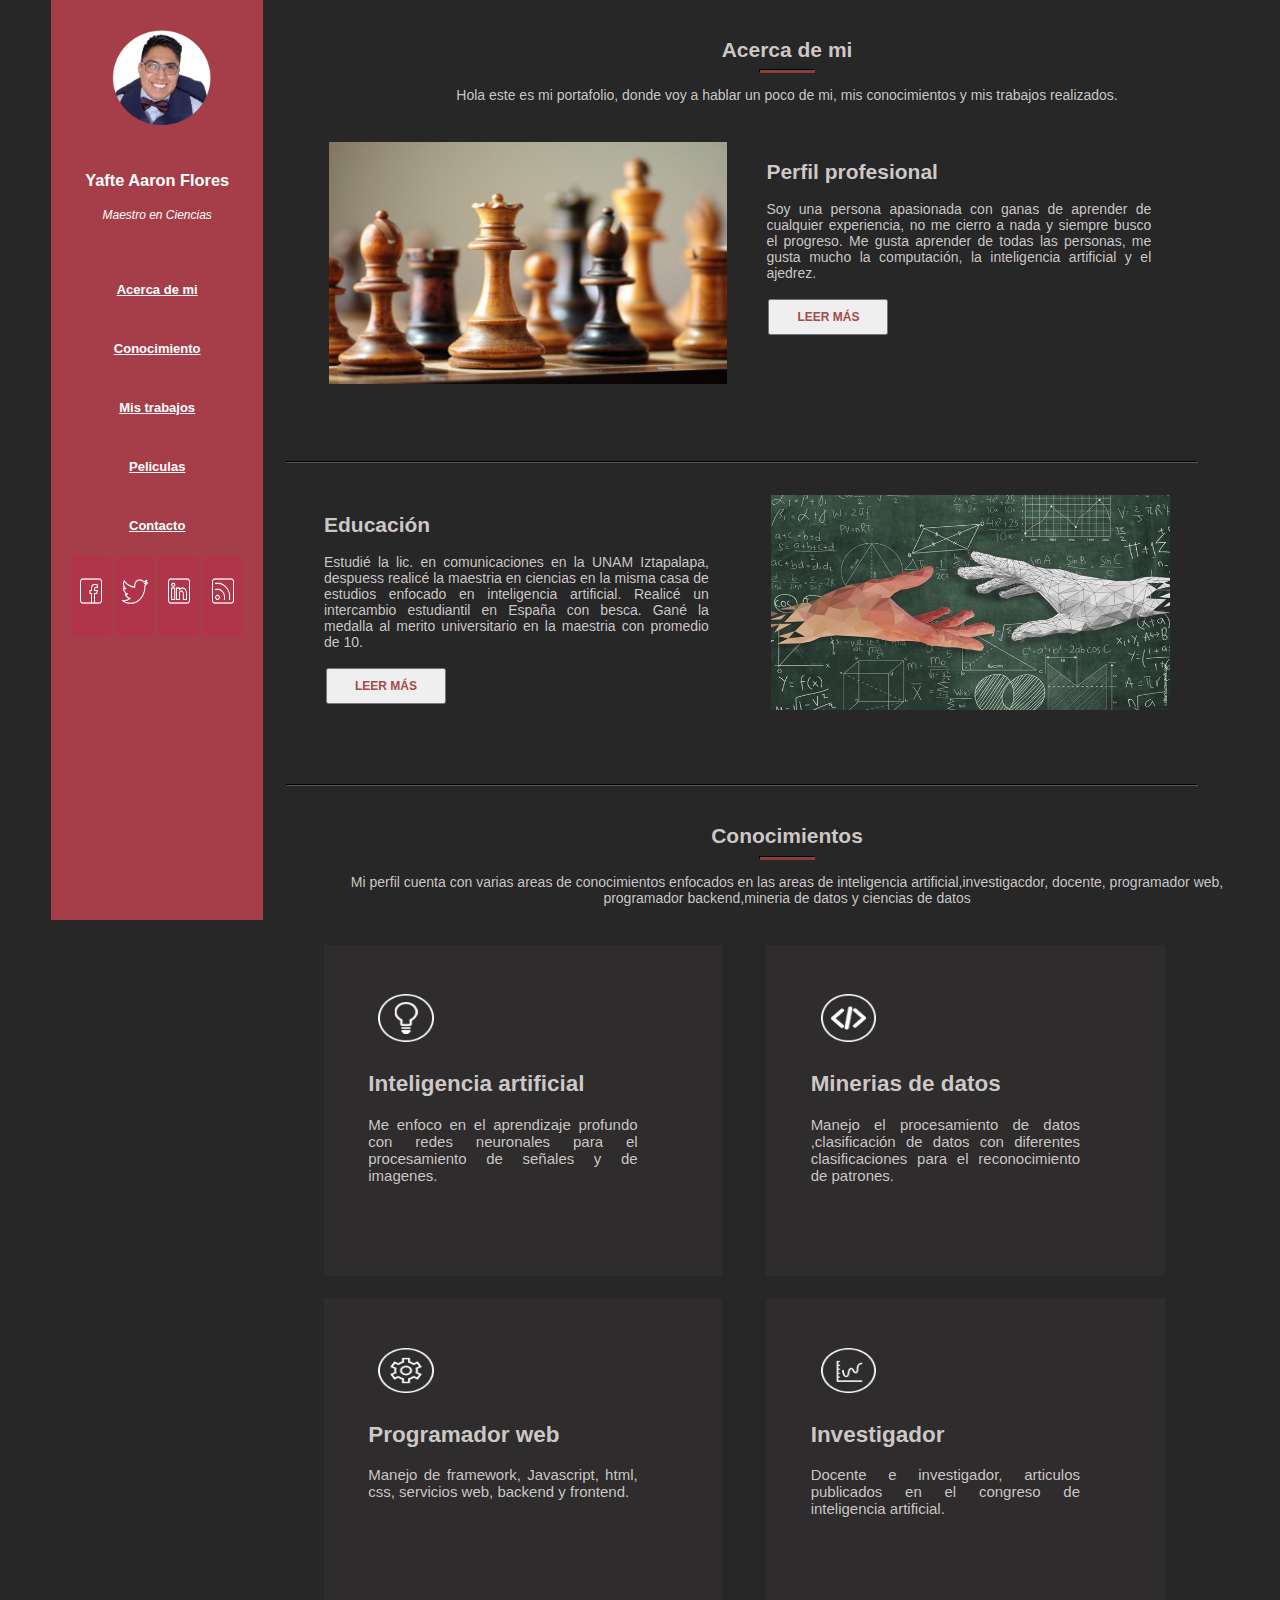
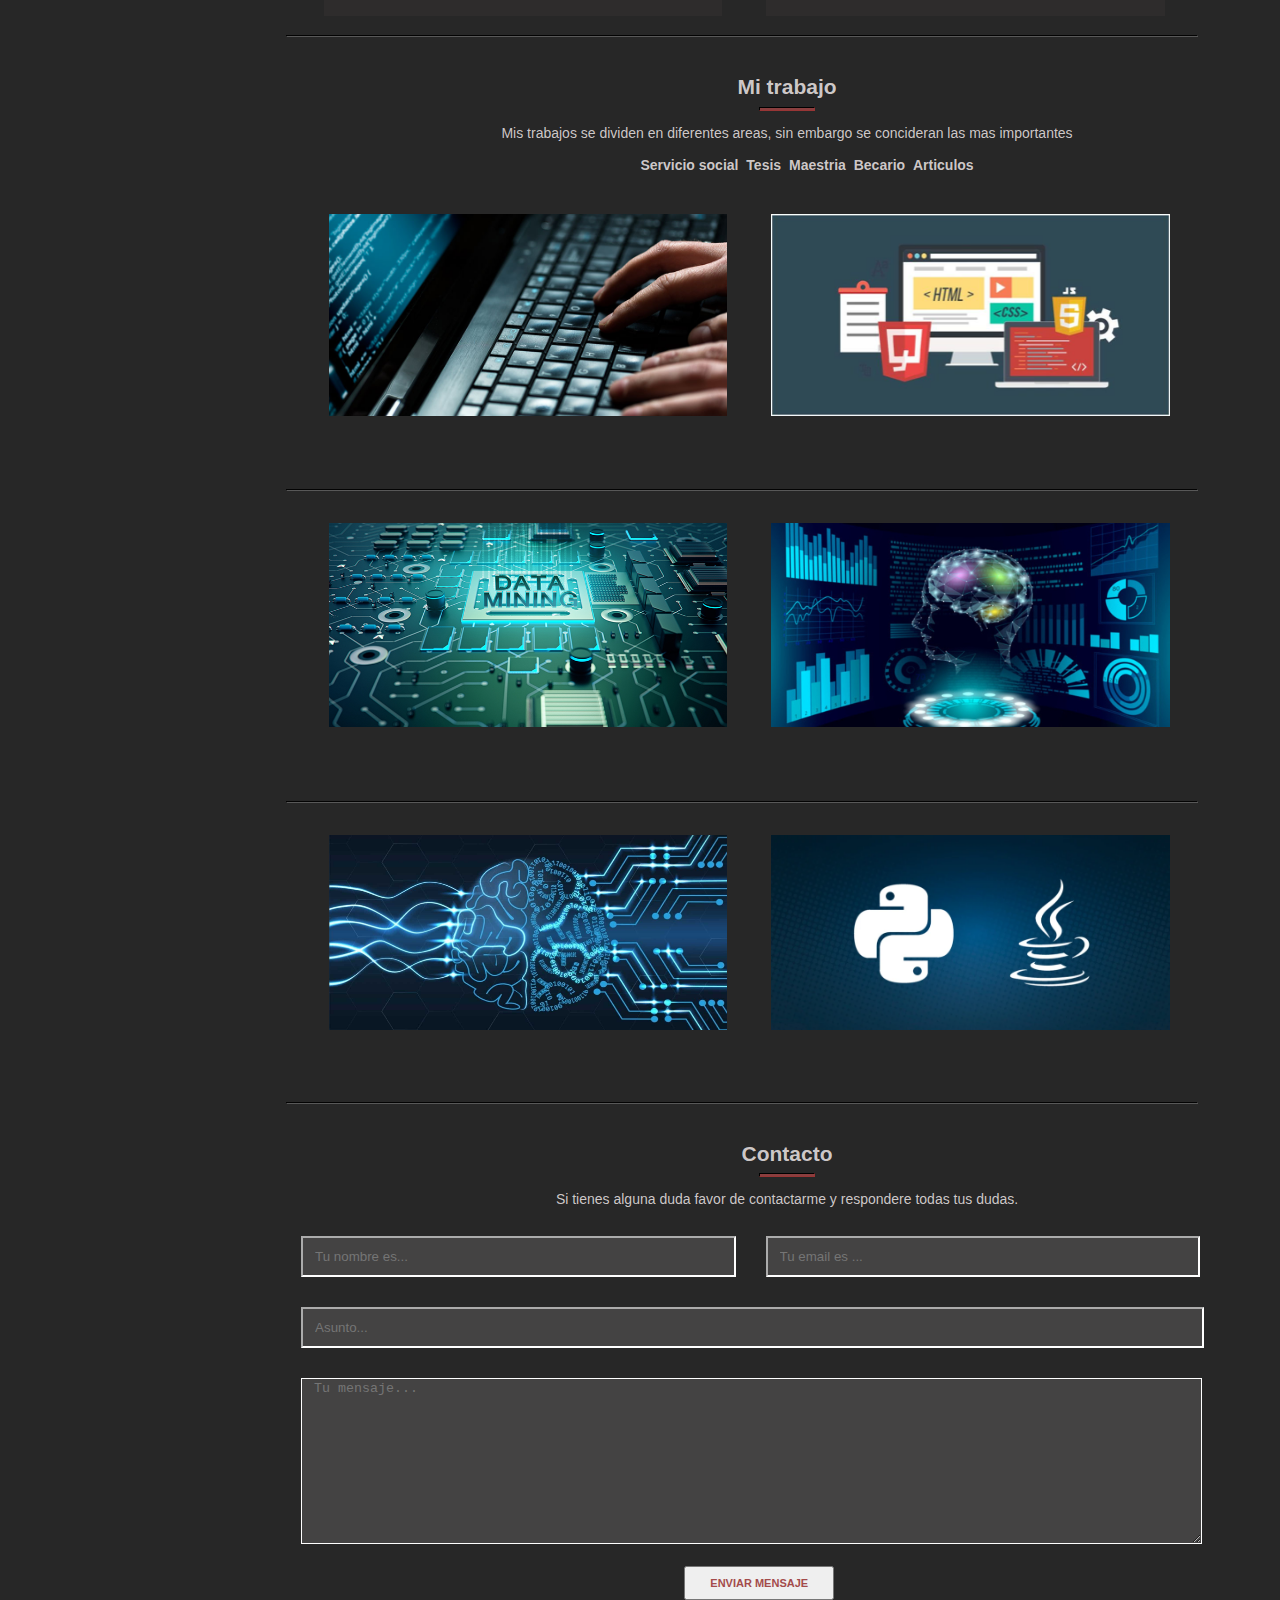
<file: index.html>
<!DOCTYPE html>
<html lang="en">
<head>
    <meta charset="UTF-8">
    <meta http-equiv="X-UA-Compatible" content="IE=edge">
    <meta name="viewport" content="width=device-width, initial-scale=1.0">
    <title>Examen 3</title>
    <link rel="stylesheet" href="css\estilo.css">
</head>
<body>
    <!--menu-->
    <div class="menu">
        <img src="img\author-image.png">
        <h3>Yafte Aaron Flores</h3>
        <i>Maestro en Ciencias</i>
        <a href="#acerca" class="a i"><b>Acerca de mi </b> </a>
        <a href="#conocimiento" class="a"><b>Conocimiento</b> </a>
        <a href="#trabajo" class="a"><b>Mis trabajos</b></a>
        <a href="index2/index2.html" target="_blank" class="a"><b>Peliculas</b></a>
        <a href="#contacto" class="a"><b>Contacto</b></a>
        <div class="iconos">
            <div>
                <a href="https://es-la.facebook.com/" target="_blank">
                    <img src="img\faceb.png"  class="icon">
                    <img src="img/facer.png"  class="icon">
                </a>
            </div>
            <div>
                <a href="https://twitter.com/?lang=es" target="_blank">
                    <img src="img/twtb.png"  class="icon">
                    <img src="img/twtr.png"  class="icon">
                </a>
            </div>
            <div>
                <a href="https://mx.linkedin.com/" target="_blank">
                    <img src="img/linkb.png"  class="icon">
                    <img src="img/linkr.png"  class="icon">   
                </a>
            </div>
            <div>
               <a href="#" >
                    <img src="img/rssb.png" class="icon">
                    <img src="img/rssr.png" class="icon">
               </a>
            </div>
        </div>
    </div>
    <!--Secciones-->
    <div class="sep">
        <a name="acerca">
        <h2>Acerca de mi</h2>
        </a>
        <hr class="red">
        <p>Hola este es mi portafolio, donde voy a hablar un poco de mi, mis conocimientos y mis trabajos realizados.</p>
    </div>
    <div class="contenedor">
        <div>
            <img src="img\left-image.jpeg" alt="" >
        </div>
        <div>
            <h2>Perfil profesional</h2>
            <p>Soy una persona apasionada con ganas de aprender de cualquier experiencia, no me cierro a nada y siempre busco el progreso.
             Me gusta aprender de todas las personas, me gusta mucho la computación, la inteligencia artificial y el ajedrez.</p>
            <button class="but">
                <b>LEER MÁS</b>   
            </button>
        </div>
    </div>    
    <hr>
    <div class="contenedor">
            <div>
                <h2>Educación</h2>
                <p>Estudié la lic. en comunicaciones en la UNAM Iztapalapa, despuess realicé la maestria en ciencias en la misma casa de estudios enfocado
                    en inteligencia artificial. Realicé un intercambio estudiantil en España con besca. Gané la medalla al merito universitario en la maestria 
                    con promedio de 10.
                </p>
                <button class="but">
                    <b>LEER MÁS</b>   
                </button>
            </div>
            <div>
                <img src="img\right-image.jpg" alt="">
            </div>
        </div>
    <hr>
    <div class="sep">
        <a name="conocimiento">
            <h2>Conocimientos</h2>
        </a>
        <hr class="red">
        <p> Mi perfil cuenta con varias areas de conocimientos enfocados en las areas de inteligencia artificial,investigacdor, docente,
            programador web, programador backend,mineria de datos y ciencias de datos
        </p>
    </div>
    <div class="contenedor">
        <div class="cajas">
           <div class="cam img">
            <img src="img\first-white-icon.png">
            <img src="img\first-main-icon.png"  >
           </div>
            <h2>
                Inteligencia artificial
            </h2>
            <p>Me enfoco en el aprendizaje profundo con redes neuronales para el procesamiento de señales y de imagenes.</p>
        </div>
        <div class="cajas">
            <div class="cam img">
                <img src="img\second-white-icon.png"  >
                <img src="img\second-main-icon.png"  >
               </div>
            <h2>Minerias de datos</h2>
            <p>Manejo el procesamiento de datos ,clasificación de datos con diferentes clasificaciones para el reconocimiento de patrones.</p>
        </div>
    </div>
    <div class="contenedor">
        <div class="cajas">
            <div class="cam img">
                <img src="img\third-white-icon.png"  >
                <img src="img\third-main-icon.png"  >
               </div>
            <h2>Programador web</h2>
            <p>Manejo de framework, Javascript, html, css, servicios web, backend y frontend.</p>
        </div>
        <div class="cajas">
            <div class="cam img">
                <img src="img\fourth-white-icon.png"  >
                <img src="img\fourth-main-icon.png"  >
               </div>      
            <h2>Investigador</h2>
            <p>Docente e investigador, articulos publicados en el congreso de inteligencia artificial.</p>
        </div>
    </div>
    <hr>
    <div class="sep">
        <a name="trabajo">
          <h2>Mi trabajo</h2>
        </a>
        <hr class="red">
        <p>Mis trabajos se dividen  en diferentes areas, sin embargo  se concideran las mas importantes</p>
        <div>
            <ul class="nav">
              <li><b>Servicio social</b> </li>
              <li><b>Tesis</b></li>
              <li><b>Maestria</b></li>
              <li><b>Becario</b></li>
              <li><b>Articulos</b></li>
             </ul>
        </div>
    </div>
    <div class="contenedor">
        <div>
            <img src="img\portfolio-01.jpg" alt="" >
        </div>
        <div>
            <img src="img\portfolio-02.jpg" alt="" >
        </div>
    </div>
    <hr>
    <div class="contenedor">
        <div>
            <img src="img\portfolio-03.jpg" alt="" >
        </div>
        <div>
            <img src="img\portfolio-04.jpg" alt="" >
        </div>
    </div>
    <hr>
    <div class="contenedor">
        <div>
            <img src="img\portfolio-05.jpg" alt="" >
        </div>
        <div>
            <img src="img\portfolio-06.png" alt="" >
         </div>
    </div>
    <hr>
    <!--formulario-->
    <div class="sep">
        <a name="contacto">
            <h2>Contacto</h2>
        </a>
        <hr class="red">
        <p>Si tienes alguna duda favor de contactarme y respondere todas tus dudas.</p>
    </div>
    <div >
        <form action="">
            <div class="form">
                <input type="text"    placeholder="Tu nombre es..." required>
                <input type="text"   placeholder="Tu email es ...">
            </div> 
            <input type="text" class="wd " placeholder="Asunto...">
            <textarea class="wd"  placeholder="Tu mensaje..."></textarea>
            <button class="but but2">
                <b>ENVIAR MENSAJE</b>
            </button>
        </form>
        
    </div>
</body>
</html>
</file>
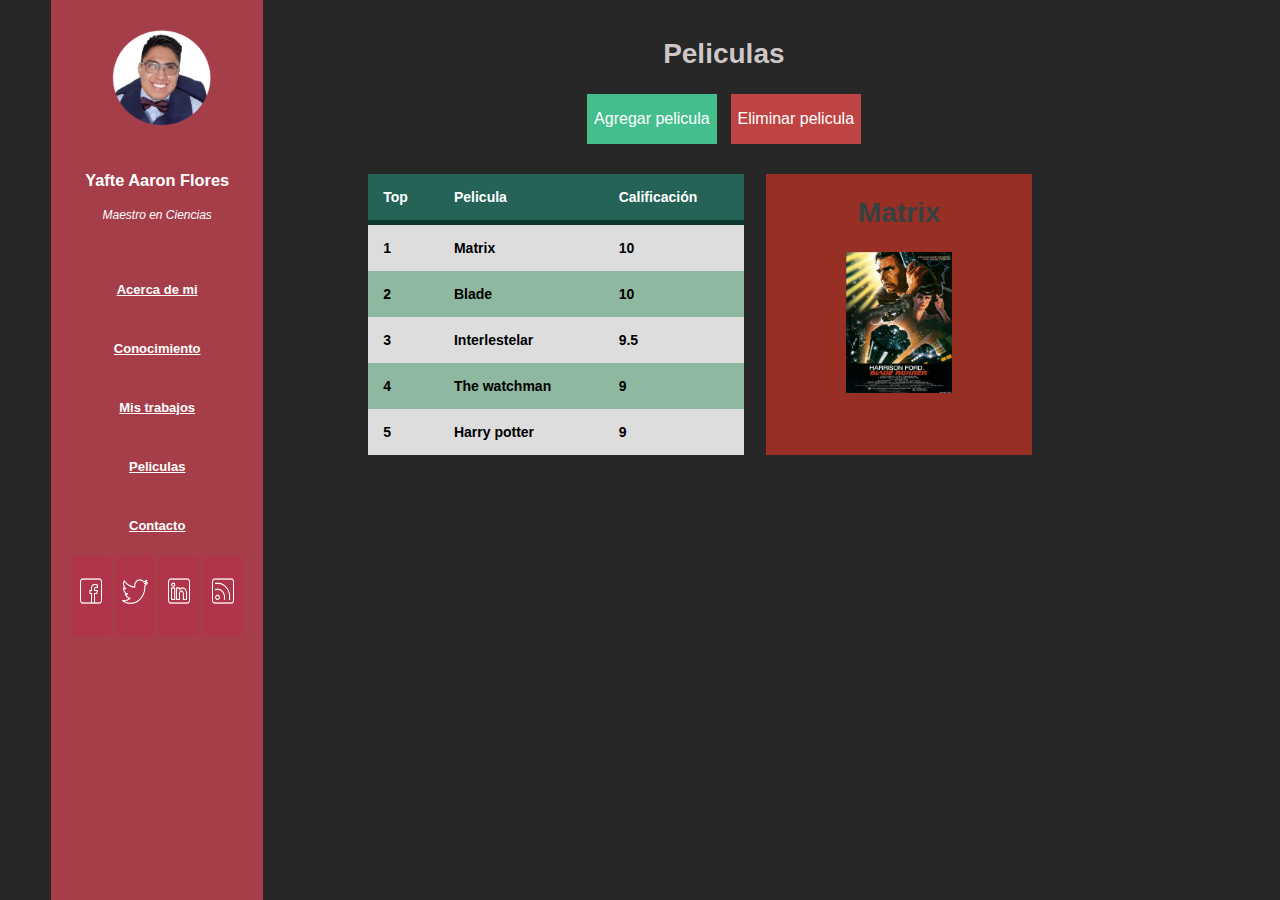
<file: page2/index2.html>
<!DOCTYPE html>
<html lang="en">
<head>
    <meta charset="UTF-8">
    <meta http-equiv="X-UA-Compatible" content="IE=edge">
    <meta name="viewport" content="width=device-width, initial-scale=1.0">
    <title>Examen 3/Peliculas</title>
    <link rel="stylesheet" href="css\estilo.css">
</head>
<body>
    <!--menu-->
    <div class="menu">
        <img src="img\author-image.png">
        <h3>Yafte Aaron Flores</h3>
        <i>Maestro en Ciencias</i>
        <a href="#acerca" class="a i"><b>Acerca de mi </b> </a>
        <a href="#conocimiento" class="a"><b>Conocimiento</b> </a>
        <a href="#trabajo" class="a"><b>Mis trabajos</b></a>
        <a href="index2.html" target="_blank" class="a"><b>Peliculas</b></a>
        <a href="#contacto" class="a"><b>Contacto</b></a>
        <div class="iconos">
            <div>
                <a href="https://es-la.facebook.com/" target="_blank">
                    <img src="img\faceb.png"  class="icon">
                    <img src="img\facer.png"  class="icon">
                </a>
            </div>
            <div>
                <a href="https://twitter.com/?lang=es" target="_blank">
                    <img src="img\twtb.png"  class="icon">
                    <img src="img\twtr.png"  class="icon">
                </a>
            </div>
            <div>
                <a href="https://mx.linkedin.com/" target="_blank">
                    <img src="img/linkb.png"  class="icon">
                    <img src="img/linkr.png"  class="icon">   
                </a>
            </div>
            <div>
                <a href="#" >
                    <img src="img/rssb.png" class="icon">
                    <img src="img/rssr.png" class="icon">
               </a>
            </div>
        </div>
    </div>
    <div class="sep">
        <h1>Peliculas</h1>
        <div class="form-group">
            <button type="button" class="butt gr" onclick="agregarFila()">Agregar pelicula</button>
            <button type="button" class="butt el" onclick="eliminarFila()">Eliminar pelicula</button>
        </div>
    </div>
    </div>
    <div class="contenedor">
        <div class="contenedor1">
            <table class="exc" id="tablaprueba">
                <thead>
                    <tr>
                        <th>Top</th> 
                        <th>Pelicula</th> 
                        <th>Calificación</th>
                    </tr>
                </thead>
                <tr class="fila">
                    <th >1</th>
                    <th>Matrix</th>
                    <th >10</th>
                </tr>
                <tr class="fila">
                    <th>2</th>
                    <th>Blade</th>
                    <th>10</th>
                </tr>
                <tr class="fila">
                    <th>3</th>
                    <th>Interlestelar</th>
                    <th>9.5</th>
                </tr>
                <tr class="fila">
                    <th>4</th>
                    <th>The watchman</th>
                    <th>9</th>
                </tr>
                <tr class="fila">
                    <th>5</th>
                    <th>Harry potter</th>
                    <th>9</th>
                </tr>
                <tr>

                </tr>
            </table>
        </div>
        <div class="contimg">
            <h2 class="titulo" >
                Matrix
            </h2>
            <img src="img/blade.jpg" class="img">
        </div>
   </div>
   <script type="text/javascript" src="js/js.js">
       
</script>
</body>
</file>
